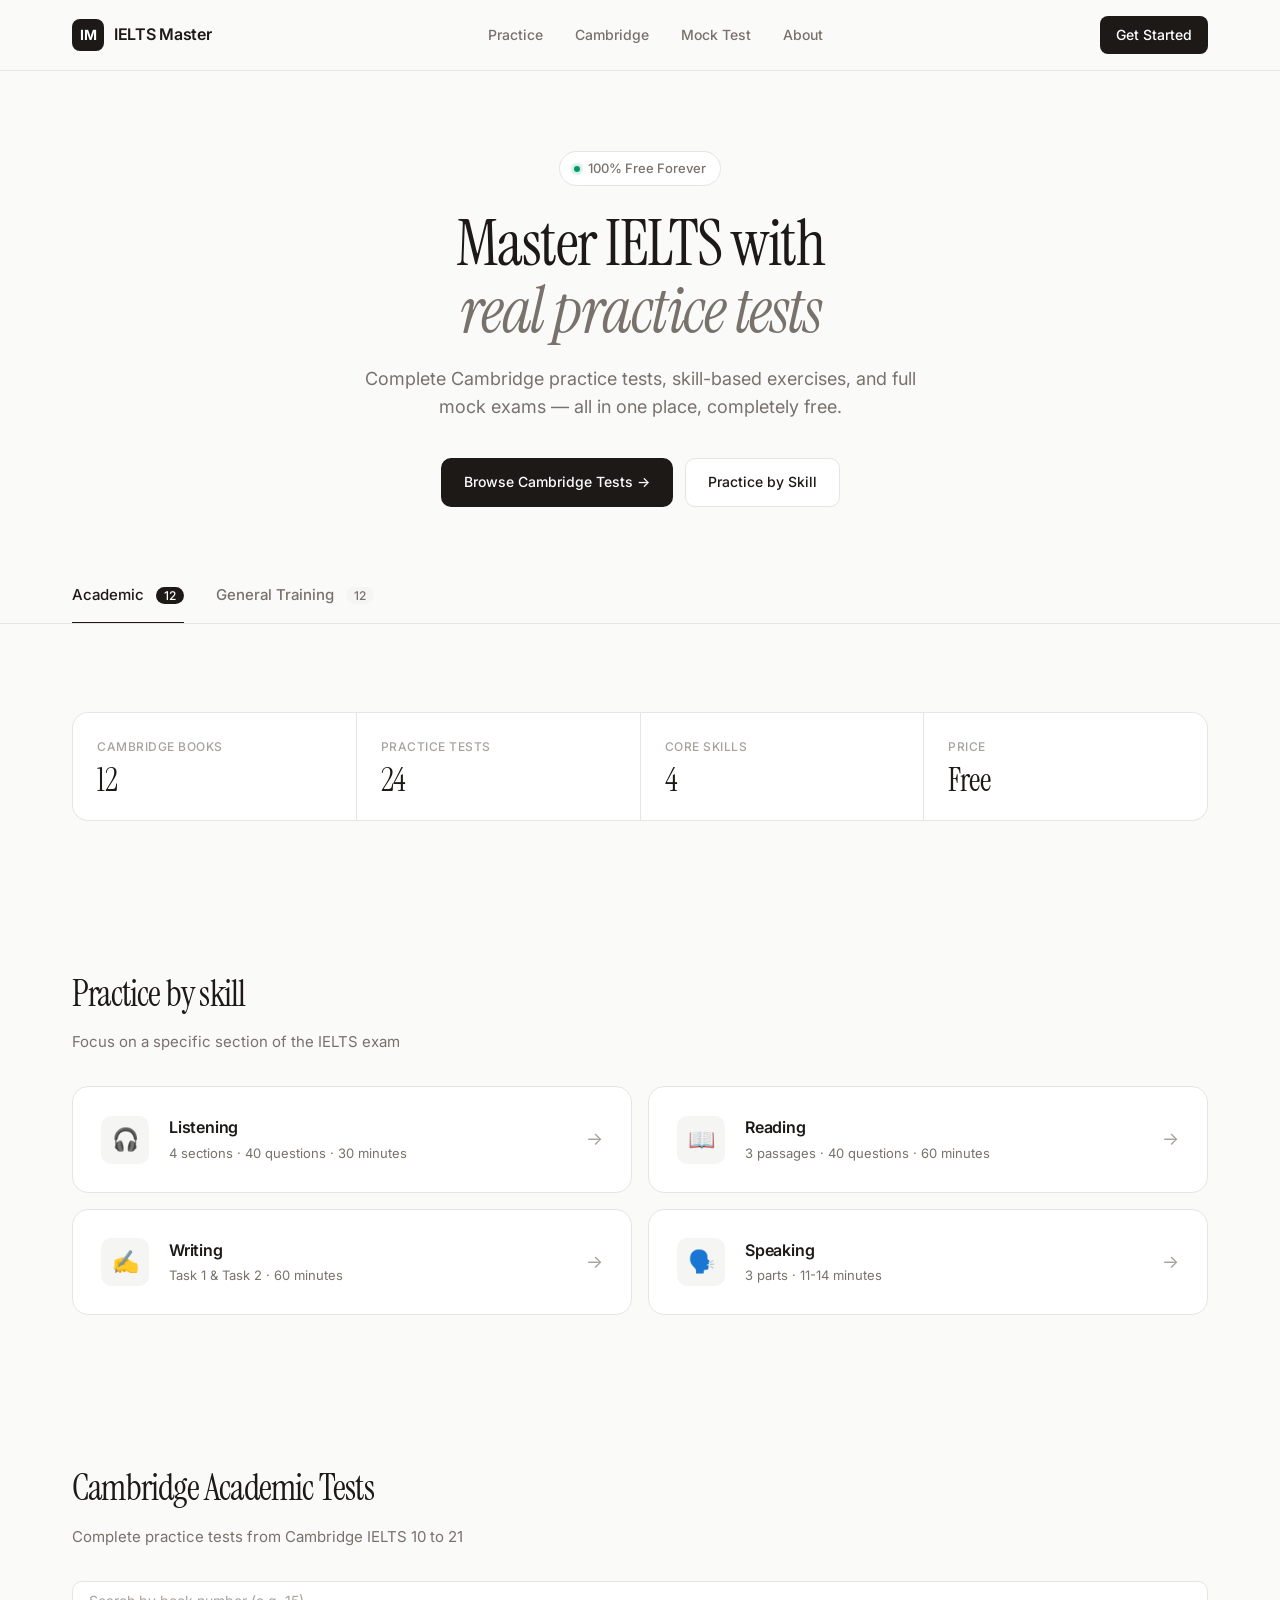
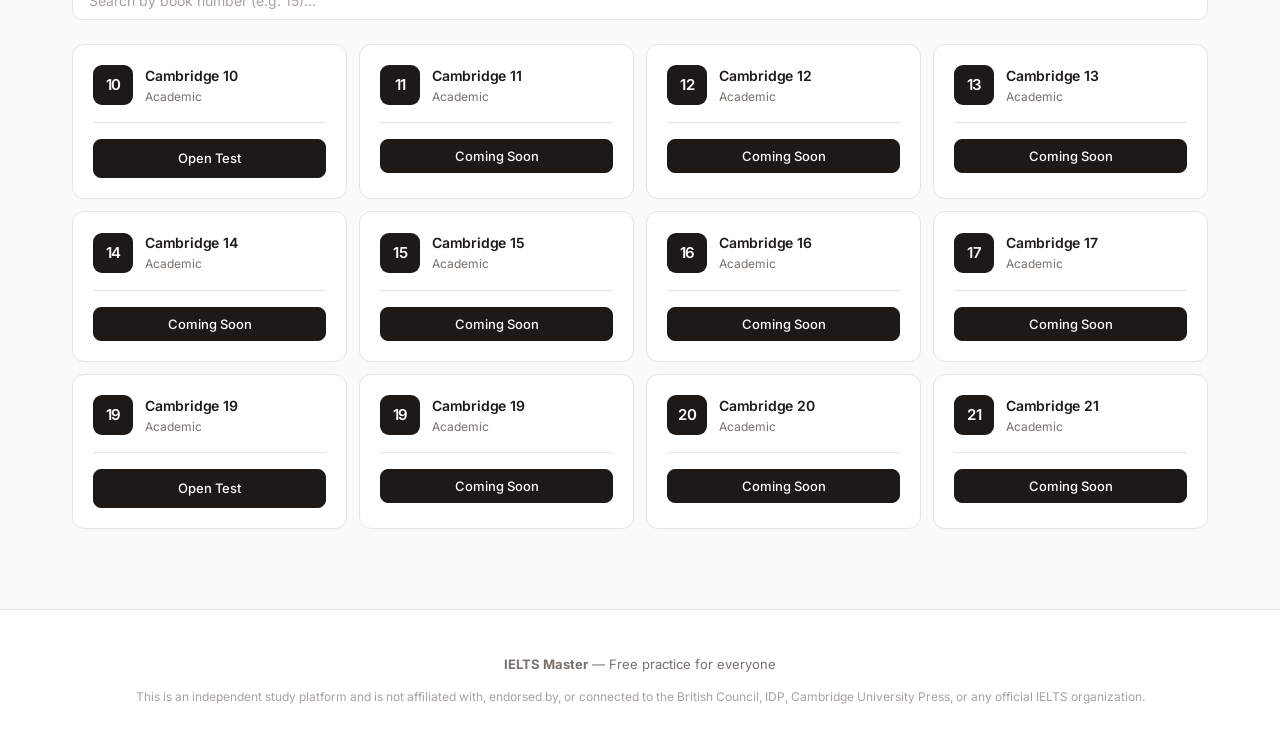
<file: index.html>
<!DOCTYPE html>
<html lang="en">
<head>
<meta charset="UTF-8">
<meta name="viewport" content="width=device-width, initial-scale=1.0">
<title>IELTS Master — Free Practice Tests & Mock Exams</title>
<link rel="preconnect" href="https://fonts.googleapis.com">
<link rel="preconnect" href="https://fonts.gstatic.com" crossorigin>
<link href="https://fonts.googleapis.com/css2?family=Inter:wght@400;500;600;700&family=Instrument+Serif:ital@0;1&display=swap" rel="stylesheet">
<style>
/* ============ RESET ============ */
*{margin:0;padding:0;box-sizing:border-box}
html{scroll-behavior:smooth}

:root{
  --bg:#fafaf9;
  --surface:#ffffff;
  --surface-2:#f5f5f4;
  --border:#e7e5e4;
  --border-strong:#d6d3d1;
  --text:#1c1917;
  --text-muted:#78716c;
  --text-subtle:#a8a29e;
  --accent:#1c1917;
  --accent-hover:#292524;
  --green:#059669;
  --blue:#2563eb;
  --amber:#d97706;
  --radius:12px;
  --radius-lg:16px;
}

body{
  font-family:'Inter',-apple-system,BlinkMacSystemFont,sans-serif;
  background:var(--bg);
  color:var(--text);
  line-height:1.6;
  font-size:15px;
  -webkit-font-smoothing:antialiased;
}

.serif{font-family:'Instrument Serif',Georgia,serif;font-weight:400}

/* ============ HEADER ============ */
.header{
  background:rgba(250,250,249,.85);
  backdrop-filter:saturate(180%) blur(12px);
  -webkit-backdrop-filter:saturate(180%) blur(12px);
  border-bottom:1px solid var(--border);
  position:sticky;
  top:0;
  z-index:100;
}

.header-inner{
  max-width:1200px;
  margin:0 auto;
  padding:16px 32px;
  display:flex;
  align-items:center;
  justify-content:space-between;
  gap:24px;
}

.brand{
  display:flex;
  align-items:center;
  gap:10px;
  text-decoration:none;
  color:var(--text);
}

.brand-mark{
  width:32px;height:32px;
  background:var(--accent);
  color:#fff;
  border-radius:8px;
  display:flex;
  align-items:center;
  justify-content:center;
  font-weight:700;
  font-size:14px;
  letter-spacing:-.5px;
}

.brand-name{
  font-size:16px;
  font-weight:600;
  letter-spacing:-.3px;
}

.header-nav{
  display:flex;
  gap:4px;
  align-items:center;
}

.nav-link{
  padding:8px 14px;
  font-size:14px;
  font-weight:500;
  color:var(--text-muted);
  text-decoration:none;
  border-radius:8px;
  transition:all .15s ease;
}

.nav-link:hover{color:var(--text);background:var(--surface-2)}

.header-cta{
  padding:8px 16px;
  background:var(--accent);
  color:#fff;
  font-size:14px;
  font-weight:500;
  text-decoration:none;
  border-radius:8px;
  transition:background .15s ease;
}

.header-cta:hover{background:var(--accent-hover)}

/* ============ HERO ============ */
.hero{
  max-width:1200px;
  margin:0 auto;
  padding:80px 32px 60px;
  text-align:center;
}

.badge{
  display:inline-flex;
  align-items:center;
  gap:8px;
  padding:6px 14px;
  background:var(--surface);
  border:1px solid var(--border);
  border-radius:100px;
  font-size:13px;
  font-weight:500;
  color:var(--text-muted);
  margin-bottom:24px;
}

.badge-dot{
  width:6px;height:6px;
  background:var(--green);
  border-radius:50%;
  box-shadow:0 0 0 3px rgba(5,150,105,.15);
}

.hero h1{
  font-family:'Instrument Serif',Georgia,serif;
  font-size:64px;
  font-weight:400;
  line-height:1.05;
  letter-spacing:-1.5px;
  margin-bottom:20px;
  color:var(--text);
}

.hero h1 em{
  font-style:italic;
  color:var(--text-muted);
}

.hero p{
  font-size:18px;
  color:var(--text-muted);
  max-width:560px;
  margin:0 auto 36px;
}

.hero-actions{
  display:flex;
  gap:12px;
  justify-content:center;
  flex-wrap:wrap;
}

.btn{
  display:inline-flex;
  align-items:center;
  gap:8px;
  padding:12px 22px;
  font-size:14px;
  font-weight:500;
  text-decoration:none;
  border-radius:10px;
  border:1px solid transparent;
  cursor:pointer;
  transition:all .15s ease;
  font-family:inherit;
}

.btn-primary{
  background:var(--accent);
  color:#fff;
}

.btn-primary:hover{background:var(--accent-hover);transform:translateY(-1px)}

.btn-secondary{
  background:var(--surface);
  color:var(--text);
  border-color:var(--border);
}

.btn-secondary:hover{background:var(--surface-2);border-color:var(--border-strong)}

/* ============ CONTAINER ============ */
.container{
  max-width:1200px;
  margin:0 auto;
  padding:0 32px;
}

/* ============ TABS ============ */
.tabs-wrapper{
  border-bottom:1px solid var(--border);
  margin-bottom:48px;
  position:sticky;
  top:65px;
  background:var(--bg);
  z-index:50;
}

.tabs{
  max-width:1200px;
  margin:0 auto;
  padding:0 32px;
  display:flex;
  gap:32px;
  overflow-x:auto;
}

.tab{
  padding:18px 0;
  font-size:15px;
  font-weight:500;
  color:var(--text-muted);
  background:none;
  border:none;
  border-bottom:2px solid transparent;
  cursor:pointer;
  white-space:nowrap;
  font-family:inherit;
  transition:all .15s ease;
  margin-bottom:-1px;
}

.tab:hover{color:var(--text)}

.tab.active{
  color:var(--text);
  border-bottom-color:var(--text);
}

.tab-count{
  display:inline-block;
  margin-left:8px;
  padding:1px 8px;
  background:var(--surface-2);
  border-radius:100px;
  font-size:12px;
  color:var(--text-muted);
}

.tab.active .tab-count{background:var(--text);color:#fff}

/* ============ SECTION ============ */
.section{
  padding:0 0 80px;
}

.section-header{
  margin-bottom:32px;
}

.section-header h2{
  font-family:'Instrument Serif',Georgia,serif;
  font-size:36px;
  font-weight:400;
  letter-spacing:-.8px;
  margin-bottom:8px;
}

.section-header p{
  color:var(--text-muted);
  font-size:15px;
}

/* ============ STATS ============ */
.stats{
  display:grid;
  grid-template-columns:repeat(4,1fr);
  gap:1px;
  background:var(--border);
  border:1px solid var(--border);
  border-radius:var(--radius-lg);
  overflow:hidden;
  margin-bottom:64px;
}

.stat{
  background:var(--surface);
  padding:24px;
}

.stat-label{
  font-size:12px;
  font-weight:500;
  color:var(--text-subtle);
  text-transform:uppercase;
  letter-spacing:.5px;
  margin-bottom:8px;
}

.stat-value{
  font-family:'Instrument Serif',Georgia,serif;
  font-size:32px;
  font-weight:400;
  letter-spacing:-.5px;
  line-height:1;
}

/* ============ SKILLS ============ */
.skills{
  display:grid;
  grid-template-columns:repeat(2,1fr);
  gap:16px;
  margin-bottom:64px;
}

.skill{
  background:var(--surface);
  border:1px solid var(--border);
  border-radius:var(--radius-lg);
  padding:28px;
  text-decoration:none;
  color:var(--text);
  transition:all .2s ease;
  display:flex;
  align-items:center;
  gap:20px;
  cursor:pointer;
}

.skill:hover{
  border-color:var(--border-strong);
  transform:translateY(-2px);
  box-shadow:0 8px 24px rgba(0,0,0,.04);
}

.skill-icon{
  width:48px;height:48px;
  border-radius:10px;
  display:flex;
  align-items:center;
  justify-content:center;
  font-size:22px;
  flex-shrink:0;
  background:var(--surface-2);
}

.skill-body{flex:1}

.skill-body h3{
  font-size:16px;
  font-weight:600;
  margin-bottom:2px;
  letter-spacing:-.2px;
}

.skill-body p{
  font-size:13px;
  color:var(--text-muted);
}

.skill-arrow{
  color:var(--text-subtle);
  font-size:18px;
  transition:transform .2s ease;
}

.skill:hover .skill-arrow{
  transform:translateX(4px);
  color:var(--text);
}

/* ============ CAMBRIDGE LIST ============ */
.filters{
  display:flex;
  gap:12px;
  margin-bottom:24px;
  flex-wrap:wrap;
}

.search-input{
  flex:1;
  min-width:200px;
  padding:10px 16px;
  font-size:14px;
  font-family:inherit;
  background:var(--surface);
  border:1px solid var(--border);
  border-radius:10px;
  color:var(--text);
  outline:none;
  transition:all .15s ease;
}

.search-input:focus{
  border-color:var(--text);
  box-shadow:0 0 0 3px rgba(28,25,23,.06);
}

.search-input::placeholder{color:var(--text-subtle)}

.book-list{
  display:grid;
  grid-template-columns:repeat(auto-fill,minmax(260px,1fr));
  gap:12px;
}

.book{
  background:var(--surface);
  border:1px solid var(--border);
  border-radius:var(--radius);
  padding:20px;
  transition:all .15s ease;
}

.book:hover{
  border-color:var(--border-strong);
}

.book-head{
  display:flex;
  align-items:center;
  gap:12px;
  margin-bottom:16px;
  padding-bottom:16px;
  border-bottom:1px solid var(--border);
}

.book-num{
  width:40px;height:40px;
  border-radius:9px;
  background:var(--accent);
  color:#fff;
  display:flex;
  align-items:center;
  justify-content:center;
  font-weight:600;
  font-size:15px;
  flex-shrink:0;
  letter-spacing:-.5px;
}

.book-title{
  font-size:14px;
  font-weight:600;
  letter-spacing:-.2px;
}

.book-sub{
  font-size:12px;
  color:var(--text-muted);
}

.book-actions{
  display:flex;
  gap:8px;
}

.book-btn{
  flex:1;
  padding:8px 12px;
  font-size:13px;
  font-weight:500;
  font-family:inherit;
  border-radius:8px;
  border:1px solid var(--border);
  background:var(--surface);
  color:var(--text);
  cursor:pointer;
  text-decoration:none;
  text-align:center;
  transition:all .15s ease;
}

.book-btn:hover{
  background:var(--surface-2);
  border-color:var(--border-strong);
}

.book-btn.primary{
  background:var(--accent);
  color:#fff;
  border-color:var(--accent);
}

.book-btn.primary:hover{background:var(--accent-hover);border-color:var(--accent-hover)}

/* ============ FOOTER ============ */
.footer{
  border-top:1px solid var(--border);
  padding:40px 32px;
  text-align:center;
  color:var(--text-muted);
  font-size:13px;
  background:var(--surface);
}

.footer-inner{
  max-width:1200px;
  margin:0 auto;
}

.footer p{margin:4px 0}

.footer .disclaimer{
  color:var(--text-subtle);
  font-size:12px;
  margin-top:12px;
}

/* ============ TOAST ============ */
.toast{
  position:fixed;
  bottom:24px;
  left:50%;
  transform:translateX(-50%) translateY(80px);
  background:var(--accent);
  color:#fff;
  padding:12px 20px;
  border-radius:10px;
  font-size:14px;
  font-weight:500;
  opacity:0;
  transition:all .25s ease;
  z-index:1000;
  box-shadow:0 10px 30px rgba(0,0,0,.15);
  pointer-events:none;
}

.toast.show{
  transform:translateX(-50%) translateY(0);
  opacity:1;
}

/* ============ RESPONSIVE ============ */
@media (max-width:900px){
  .hero h1{font-size:44px;letter-spacing:-1px}
  .hero{padding:56px 24px 40px}
  .container{padding:0 24px}
  .tabs{padding:0 24px;gap:24px}
  .stats{grid-template-columns:repeat(2,1fr)}
  .skills{grid-template-columns:1fr}
  .header-inner{padding:14px 20px}
  .header-nav{display:none}
}

@media (max-width:500px){
  .hero h1{font-size:34px}
  .hero p{font-size:16px}
  .section-header h2{font-size:26px}
  .stat-value{font-size:26px}
  .book-list{grid-template-columns:1fr}
  .header-cta{display:none}
}
</style>
</head>
<body>

<!-- ============ HEADER ============ -->
<header class="header">
  <div class="header-inner">
    <a href="#" class="brand">
      <div class="brand-mark">IM</div>
      <div class="brand-name">IELTS Master</div>
    </a>
    <nav class="header-nav">
      <a href="#practice" class="nav-link">Practice</a>
      <a href="#cambridge" class="nav-link">Cambridge</a>
      <a href="#mock" class="nav-link">Mock Test</a>
      <a href="#about" class="nav-link">About</a>
    </nav>
    <a href="#practice" class="header-cta">Get Started</a>
  </div>
</header>

<!-- ============ HERO ============ -->
<section class="hero">
  <div class="badge">
    <span class="badge-dot"></span>
    100% Free Forever
  </div>
  <h1 class="serif">Master IELTS with<br><em>real practice tests</em></h1>
  <p>Complete Cambridge practice tests, skill-based exercises, and full mock exams — all in one place, completely free.</p>
  <div class="hero-actions">
    <a href="#cambridge" class="btn btn-primary">Browse Cambridge Tests →</a>
    <a href="#practice" class="btn btn-secondary">Practice by Skill</a>
  </div>
</section>

<!-- ============ TABS ============ -->
<div class="tabs-wrapper">
  <div class="tabs">
    <button class="tab active" data-tab="academic">Academic <span class="tab-count" id="count-academic">12</span></button>
    <button class="tab" data-tab="general">General Training <span class="tab-count" id="count-general">12</span></button>
  </div>
</div>

<!-- ============ MAIN ============ -->
<main class="container">

  <!-- STATS -->
  <section class="section" style="padding-top:40px">
    <div class="stats">
      <div class="stat">
        <div class="stat-label">Cambridge Books</div>
        <div class="stat-value">12</div>
      </div>
      <div class="stat">
        <div class="stat-label">Practice Tests</div>
        <div class="stat-value">24</div>
      </div>
      <div class="stat">
        <div class="stat-label">Core Skills</div>
        <div class="stat-value">4</div>
      </div>
      <div class="stat">
        <div class="stat-label">Price</div>
        <div class="stat-value">Free</div>
      </div>
    </div>
  </section>

  <!-- SKILLS -->
  <section class="section" id="practice">
    <div class="section-header">
      <h2 class="serif">Practice by skill</h2>
      <p>Focus on a specific section of the IELTS exam</p>
    </div>
    <div class="skills">
      <div class="skill" onclick="showToast('Listening practice coming soon')">
        <div class="skill-icon">🎧</div>
        <div class="skill-body">
          <h3>Listening</h3>
          <p id="skill-listening">4 sections · 40 questions · 30 minutes</p>
        </div>
        <div class="skill-arrow">→</div>
      </div>

      <div class="skill" onclick="showToast('Reading practice coming soon')">
        <div class="skill-icon">📖</div>
        <div class="skill-body">
          <h3>Reading</h3>
          <p id="skill-reading">3 passages · 40 questions · 60 minutes</p>
        </div>
        <div class="skill-arrow">→</div>
      </div>

      <div class="skill" onclick="showToast('Writing practice coming soon')">
        <div class="skill-icon">✍️</div>
        <div class="skill-body">
          <h3>Writing</h3>
          <p id="skill-writing">Task 1 & Task 2 · 60 minutes</p>
        </div>
        <div class="skill-arrow">→</div>
      </div>

      <div class="skill" onclick="showToast('Speaking practice coming soon')">
        <div class="skill-icon">🗣️</div>
        <div class="skill-body">
          <h3>Speaking</h3>
          <p>3 parts · 11-14 minutes</p>
        </div>
        <div class="skill-arrow">→</div>
      </div>
    </div>
  </section>

  <!-- CAMBRIDGE -->
  <section class="section" id="cambridge">
    <div class="section-header">
      <h2 class="serif" id="cambridge-title">Cambridge Academic Tests</h2>
      <p id="cambridge-sub">Complete practice tests from Cambridge IELTS 10 to 21</p>
    </div>

    <div class="filters">
      <input type="text" class="search-input" id="searchInput" placeholder="Search by book number (e.g. 15)..." oninput="renderBooks()">
    </div>

    <div class="book-list" id="bookList"></div>
  </section>

</main>

<!-- ============ FOOTER ============ -->
<footer class="footer">
  <div class="footer-inner">
    <p><strong>IELTS Master</strong> — Free practice for everyone</p>
    <p class="disclaimer">This is an independent study platform and is not affiliated with, endorsed by, or connected to the British Council, IDP, Cambridge University Press, or any official IELTS organization.</p>
  </div>
</footer>

<div class="toast" id="toast"></div>

<script>
// ============================================
// DATA
// ============================================
// To add a test file:
// 1. Upload your file to a folder called "cambridge/"
// 2. Change link to "cambridge/c10-academic.pdf"
// 3. Change ready from false to true
// ============================================
const cambridgeBooks = {
  academic: [
   {number:10,ready:true,link:'cambridge/c10-academic.pdf'},{number:11,ready:false,link:''},
    {number:12,ready:false,link:''},{number:13,ready:false,link:''},
    {number:14,ready:false,link:''},{number:15,ready:false,link:''},
    {number:16,ready:false,link:''},{number:17,ready:false,link:''},
    {number:19,ready:true,link:'cambridge/c19-academic.pdf'},{number:19,ready:false,link:''},
    {number:20,ready:false,link:''},{number:21,ready:false,link:''}
  ],
  general: [
    {number:10,ready:false,link:''},{number:11,ready:false,link:''},
    {number:12,ready:false,link:''},{number:13,ready:false,link:''},
    {number:14,ready:false,link:''},{number:15,ready:false,link:''},
    {number:16,ready:false,link:''},{number:17,ready:false,link:''},
    {number:18,ready:false,link:''},{number:19,ready:false,link:''},
    {number:20,ready:false,link:''},{number:21,ready:false,link:''}
  ]
};

let currentTab = 'academic';

// ============================================
// RENDER BOOKS
// ============================================
function renderBooks(){
  const list = document.getElementById('bookList');
  const query = document.getElementById('searchInput').value.trim();
  const books = cambridgeBooks[currentTab].filter(b => String(b.number).includes(query));

  list.innerHTML = '';

  if(books.length === 0){
    list.innerHTML = '<p style="color:var(--text-muted);grid-column:1/-1;padding:40px 0;text-align:center">No books found</p>';
    return;
  }

  books.forEach(b => {
    const card = document.createElement('div');
    card.className = 'book';

    const content = b.ready && b.link
      ? `<a href="${b.link}" target="_blank" class="book-btn primary">Open Test</a>`
      : `<button class="book-btn primary" onclick="showToast('Cambridge ${b.number} — coming soon')">Coming Soon</button>`;

    card.innerHTML = `
      <div class="book-head">
        <div class="book-num">${b.number}</div>
        <div>
          <div class="book-title">Cambridge ${b.number}</div>
          <div class="book-sub">${currentTab === 'academic' ? 'Academic' : 'General Training'}</div>
        </div>
      </div>
      <div class="book-actions">${content}</div>
    `;

    list.appendChild(card);
  });
}

// ============================================
// TAB SWITCHING
// ============================================
document.querySelectorAll('.tab').forEach(tab => {
  tab.addEventListener('click', () => {
    document.querySelectorAll('.tab').forEach(t => t.classList.remove('active'));
    tab.classList.add('active');

    currentTab = tab.dataset.tab;

    // Update text based on tab
    const title = document.getElementById('cambridge-title');
    const sub = document.getElementById('cambridge-sub');
    const listening = document.getElementById('skill-listening');
    const reading = document.getElementById('skill-reading');
    const writing = document.getElementById('skill-writing');

    if(currentTab === 'academic'){
      title.textContent = 'Cambridge Academic Tests';
      sub.textContent = 'Complete practice tests from Cambridge IELTS 10 to 21';
      listening.textContent = '4 sections · 40 questions · 30 minutes';
      reading.textContent = '3 passages · 40 questions · 60 minutes';
      writing.textContent = 'Task 1 (Graph/Chart) & Task 2 (Essay) · 60 minutes';
    } else {
      title.textContent = 'Cambridge General Training Tests';
      sub.textContent = 'Complete practice tests from Cambridge IELTS 10 to 21';
      listening.textContent = '4 sections · 40 questions · 30 minutes';
      reading.textContent = '3 sections · everyday texts · 60 minutes';
      writing.textContent = 'Task 1 (Letter) & Task 2 (Essay) · 60 minutes';
    }

    document.getElementById('searchInput').value = '';
    renderBooks();
    showToast(currentTab === 'academic' ? 'Academic mode' : 'General Training mode');
  });
});

// ============================================
// TOAST
// ============================================
let toastTimeout;
function showToast(msg){
  const t = document.getElementById('toast');
  t.textContent = msg;
  t.classList.add('show');
  clearTimeout(toastTimeout);
  toastTimeout = setTimeout(() => t.classList.remove('show'), 2000);
}

// ============================================
// INIT
// ============================================
renderBooks();
</script>

</body>
</html>
</file>
